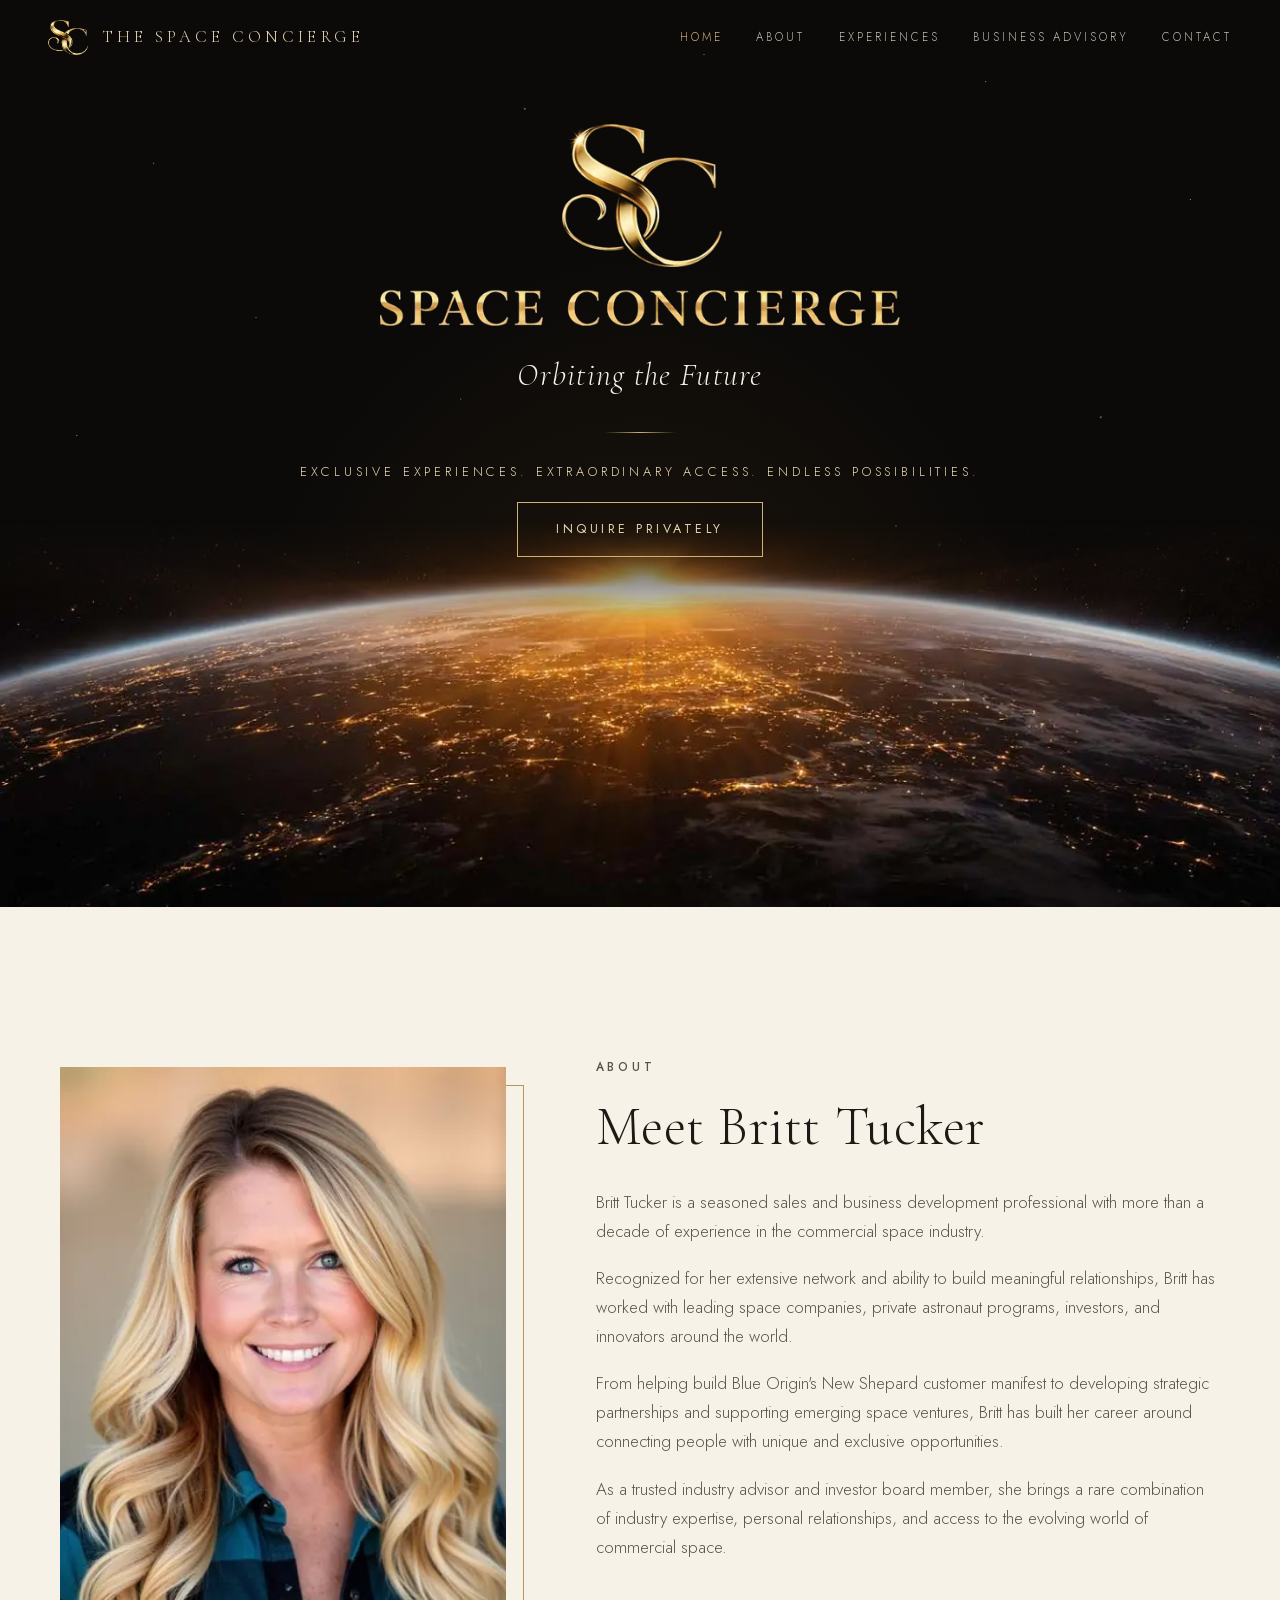
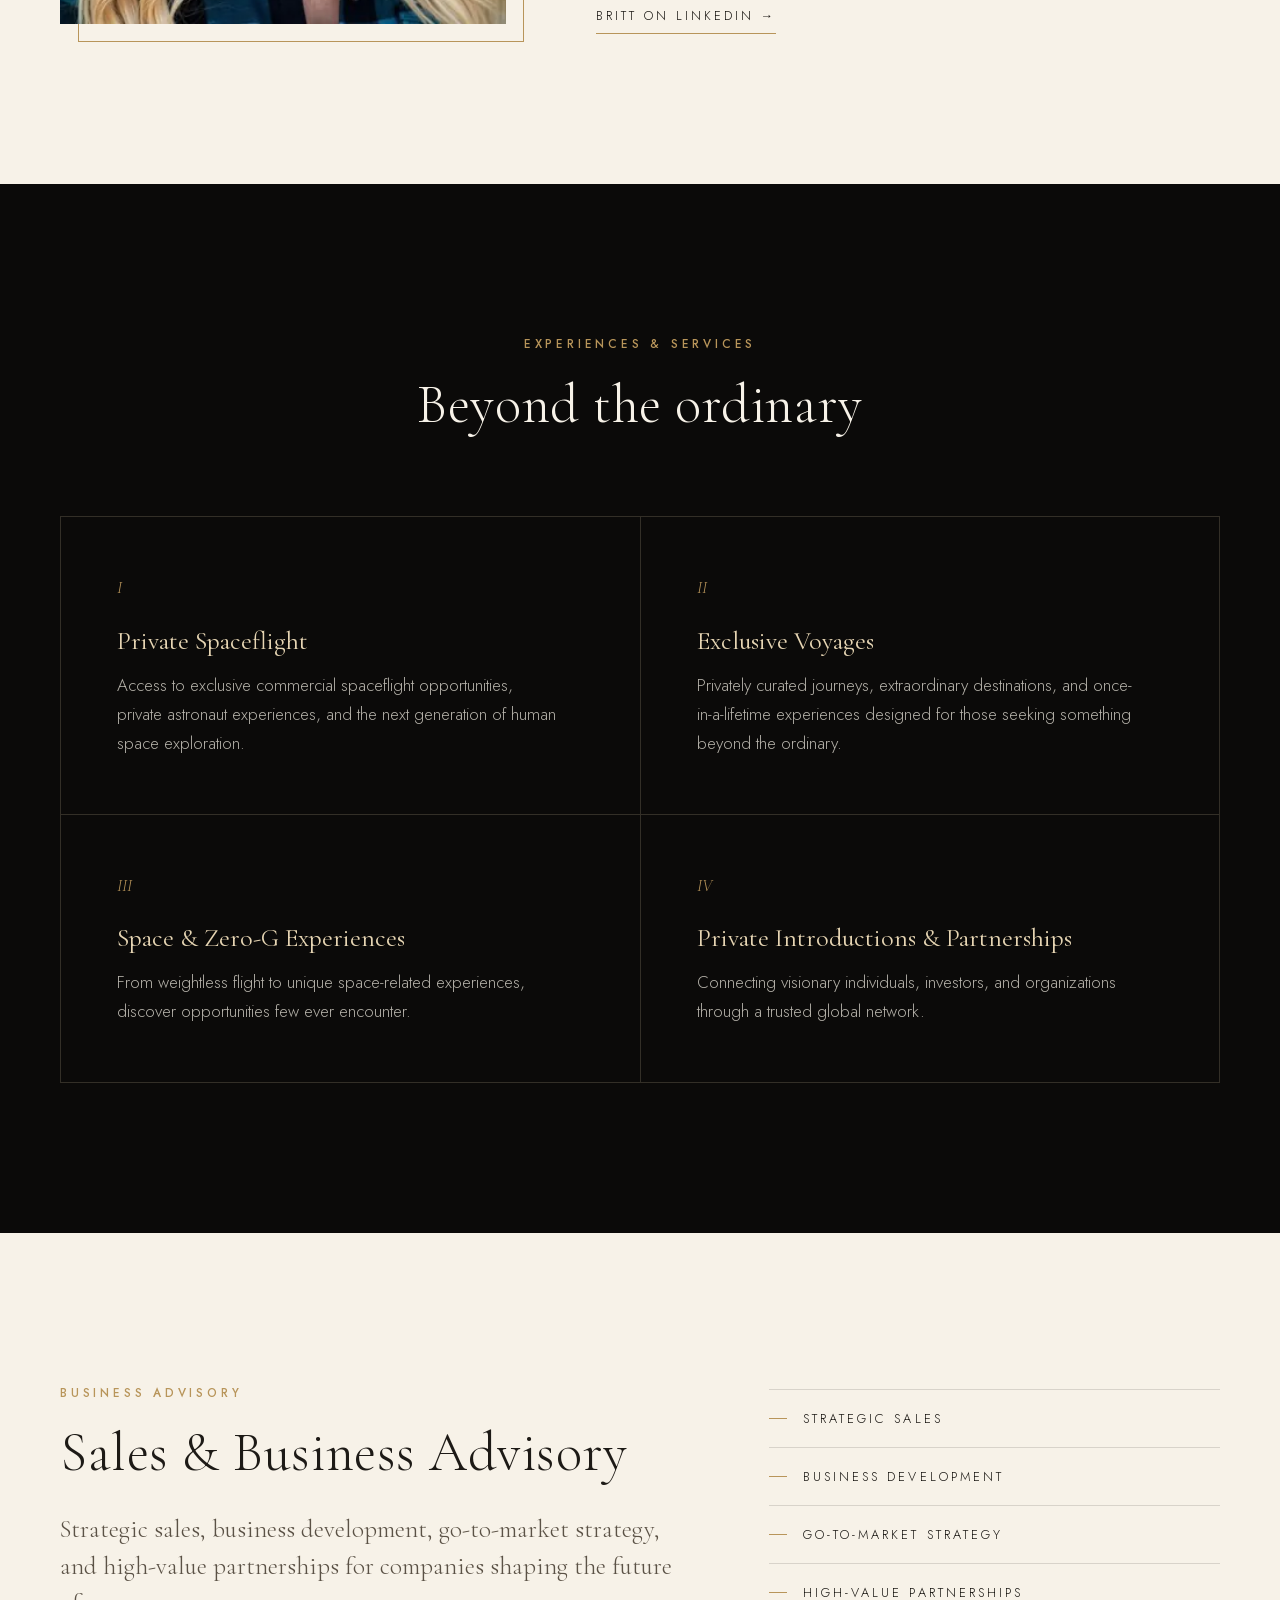
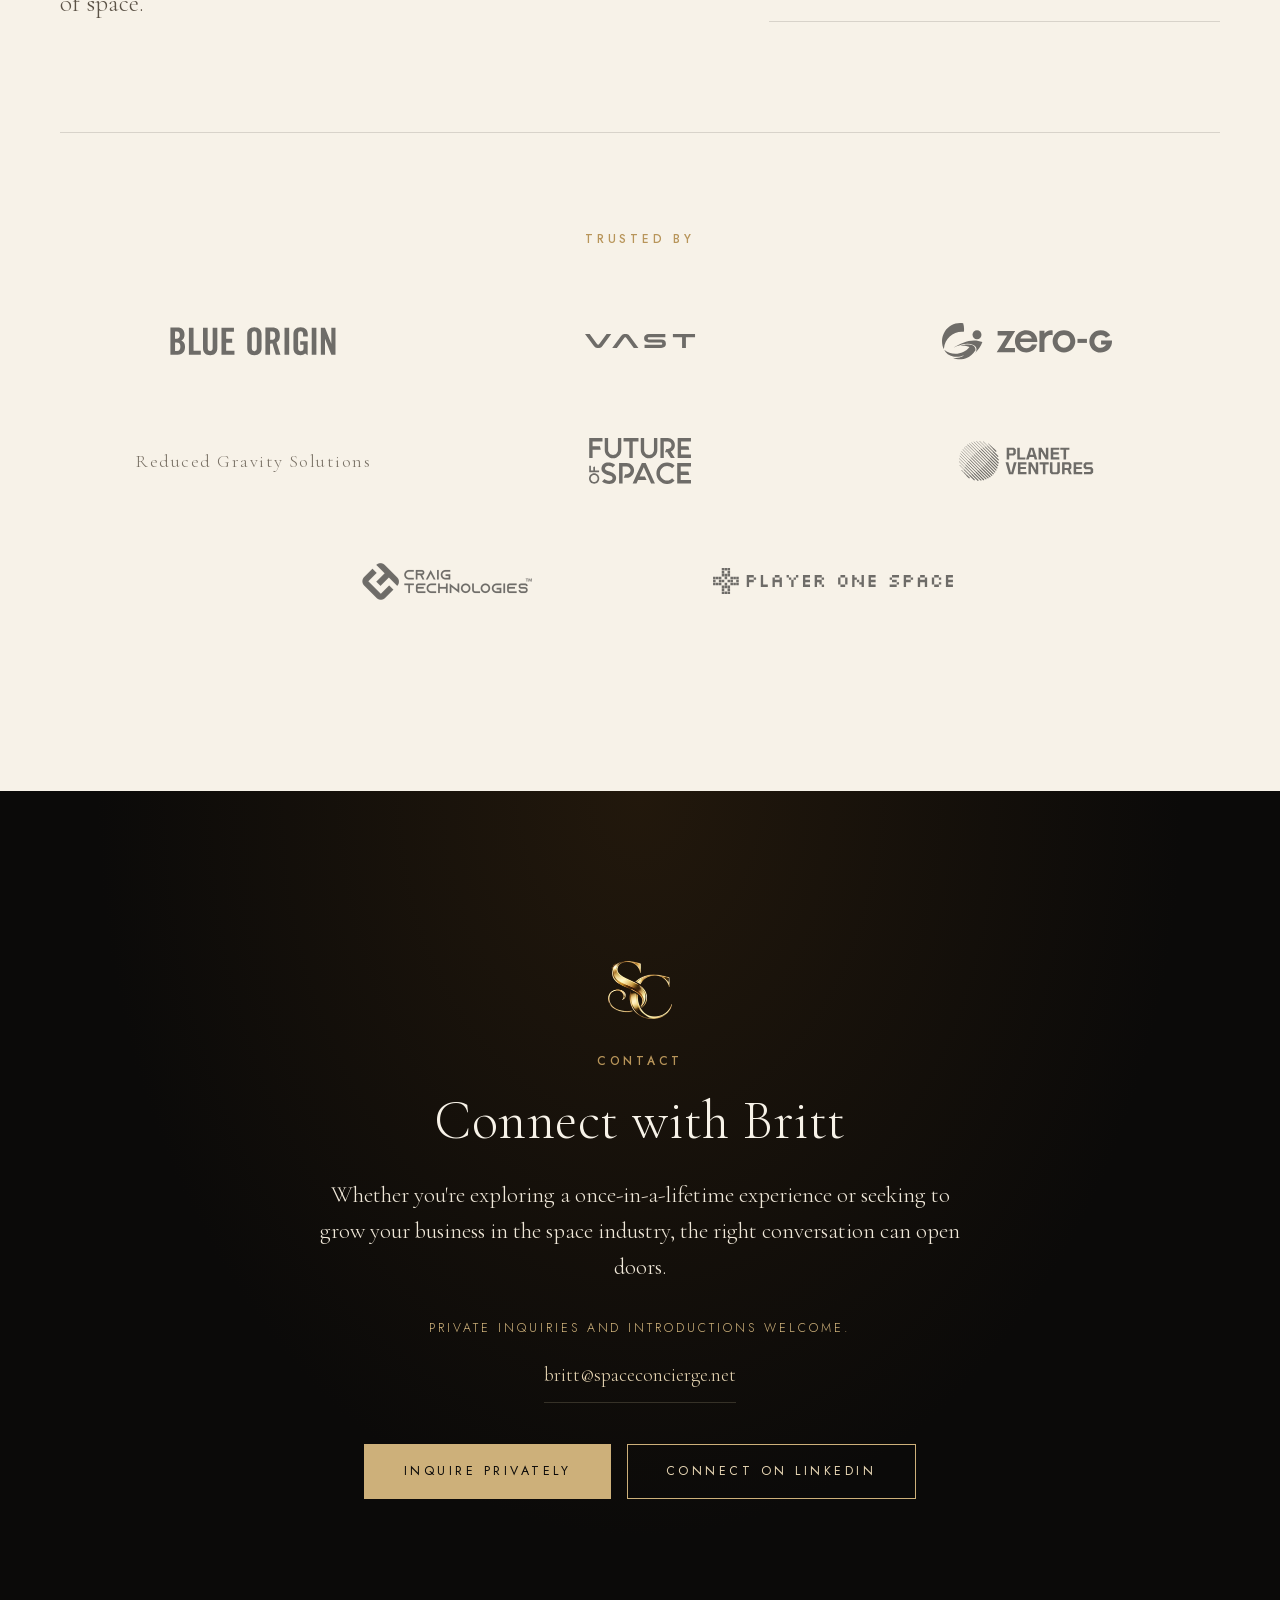
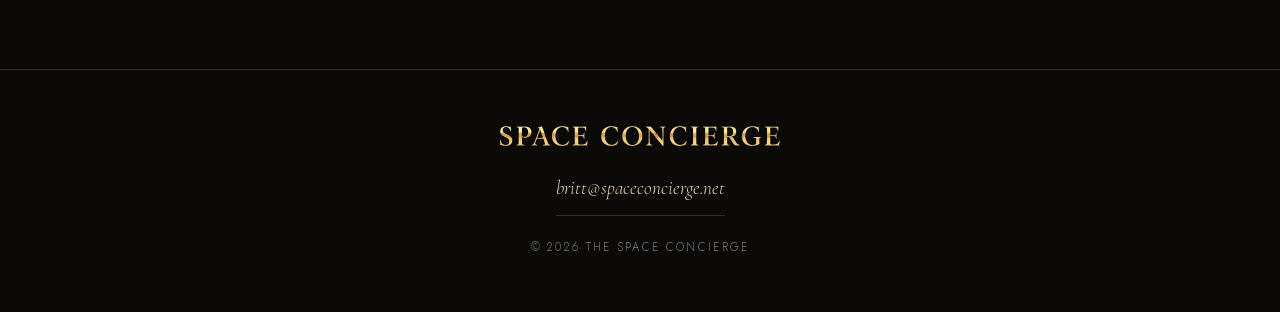
<file: index.html>
<!doctype html>
<html lang="en">
<head>
  <meta charset="utf-8">
  <meta name="viewport" content="width=device-width, initial-scale=1">
  <title>The Space Concierge | Private Spaceflight &amp; Space Industry Advisory</title>
  <meta name="description" content="Access to commercial spaceflight, zero-g experiences and curated luxury voyages, plus sales and business development advisory for space companies. Led by Britt Tucker.">
  <link rel="canonical" href="https://thespaceconcierge.github.io/space_concierge/">
  <meta name="robots" content="index, follow, max-image-preview:large">
  <meta name="author" content="Britt Tucker">
  <meta name="theme-color" content="#0b0a09">

  <meta property="og:type" content="website">
  <meta property="og:site_name" content="The Space Concierge">
  <meta property="og:url" content="https://thespaceconcierge.github.io/space_concierge/">
  <meta property="og:title" content="The Space Concierge | Orbiting the Future">
  <meta property="og:description" content="Commercial spaceflight, zero-g experiences and space industry advisory. Led by Britt Tucker.">
  <meta property="og:image" content="https://thespaceconcierge.github.io/space_concierge/assets/img/og-image.jpg">
  <meta property="og:image:width" content="1200">
  <meta property="og:image:height" content="628">
  <meta property="og:image:alt" content="The Space Concierge gold SC monogram above Earth at sunrise">
  <meta property="og:locale" content="en_US">
  <meta name="twitter:card" content="summary_large_image">
  <meta name="twitter:title" content="The Space Concierge | Orbiting the Future">
  <meta name="twitter:description" content="Private spaceflight, exclusive voyages, zero-g experiences and space industry advisory with Britt Tucker.">
  <meta name="twitter:image" content="https://thespaceconcierge.github.io/space_concierge/assets/img/og-image.jpg">

  <link rel="icon" type="image/png" sizes="64x64" href="assets/img/favicon.png">
  <link rel="apple-touch-icon" href="assets/img/apple-touch-icon.png">
  <link rel="manifest" href="site.webmanifest">

  <link rel="preload" href="assets/fonts/cormorant-garamond-latin.woff2" as="font" type="font/woff2" crossorigin>
  <link rel="preload" href="assets/fonts/jost-latin.woff2" as="font" type="font/woff2" crossorigin>
  <link rel="preload" as="image" type="image/webp" fetchpriority="high"
        imagesrcset="assets/img/logo-stack-600.webp 600w, assets/img/logo-stack-1040.webp 1040w"
        imagesizes="(max-width: 634px) 82vw, 520px">
  <link rel="preload" as="image" type="image/webp" fetchpriority="high" href="assets/img/earth-horizon-660.webp" media="(max-width: 700px)">
  <link rel="preload" as="image" type="image/webp" fetchpriority="high" href="assets/img/earth-horizon.webp" media="(min-width: 701px)">
  <link rel="stylesheet" href="assets/css/style.css">

  <script type="application/ld+json">
  {
    "@context": "https://schema.org",
    "@graph": [
      {
        "@type": "ProfessionalService",
        "@id": "https://thespaceconcierge.github.io/space_concierge/#organization",
        "name": "The Space Concierge",
        "slogan": "Orbiting the Future",
        "description": "Access to commercial spaceflight, zero-g experiences and curated luxury voyages, plus sales and business development advisory for space companies.",
        "url": "https://thespaceconcierge.github.io/space_concierge/",
        "logo": "https://thespaceconcierge.github.io/space_concierge/assets/img/apple-touch-icon.png",
        "image": "https://thespaceconcierge.github.io/space_concierge/assets/img/og-image.jpg",
        "email": "britt@spaceconcierge.net",
        "areaServed": "Worldwide",
        "founder": { "@id": "https://thespaceconcierge.github.io/space_concierge/#britt-tucker" },
        "knowsAbout": ["Commercial spaceflight", "Private astronaut missions", "Space tourism", "Zero gravity flights", "Luxury travel", "Space industry business development", "Go-to-market strategy"],
        "hasOfferCatalog": {
          "@type": "OfferCatalog",
          "name": "Experiences & Services",
          "itemListElement": [
            { "@type": "Offer", "itemOffered": { "@type": "Service", "name": "Private Spaceflight", "description": "Access to exclusive commercial spaceflight opportunities and private astronaut experiences." } },
            { "@type": "Offer", "itemOffered": { "@type": "Service", "name": "Exclusive Voyages", "description": "Privately curated journeys and once-in-a-lifetime experiences." } },
            { "@type": "Offer", "itemOffered": { "@type": "Service", "name": "Space & Zero-G Experiences", "description": "Weightless flight and unique space-related experiences." } },
            { "@type": "Offer", "itemOffered": { "@type": "Service", "name": "Sales & Business Advisory", "description": "Strategic sales, business development, go-to-market strategy and partnerships for space companies." } },
            { "@type": "Offer", "itemOffered": { "@type": "Service", "name": "Private Introductions & Partnerships", "description": "Connecting individuals, investors and organizations through a trusted global network." } }
          ]
        }
      },
      {
        "@type": "Person",
        "@id": "https://thespaceconcierge.github.io/space_concierge/#britt-tucker",
        "name": "Britt Tucker",
        "jobTitle": "Founder",
        "worksFor": { "@id": "https://thespaceconcierge.github.io/space_concierge/#organization" },
        "image": "https://thespaceconcierge.github.io/space_concierge/assets/img/britt-tucker-800.webp",
        "email": "britt@spaceconcierge.net",
        "sameAs": ["https://www.linkedin.com/in/britttucker/"],
        "description": "Sales and business development professional with more than a decade of experience in the commercial space industry."
      },
      {
        "@type": "WebSite",
        "@id": "https://thespaceconcierge.github.io/space_concierge/#website",
        "url": "https://thespaceconcierge.github.io/space_concierge/",
        "name": "The Space Concierge",
        "publisher": { "@id": "https://thespaceconcierge.github.io/space_concierge/#organization" },
        "inLanguage": "en"
      }
    ]
  }
  </script>
  <!-- Google Tag Manager: loads after the page, so it does not slow the first view -->
  <script>
    window.dataLayer = window.dataLayer || [];
    window.dataLayer.push({"gtm.start": Date.now(), event: "gtm.js"});
    window.addEventListener("load", function () {
      setTimeout(function () {
        var s = document.createElement("script");
        s.async = true;
        s.src = "https://www.googletagmanager.com/gtm.js?id=GTM-T4CJB7MJ";
        document.head.appendChild(s);
      }, 1500);
    });
  </script>
</head>
<body>
  <noscript><iframe src="https://www.googletagmanager.com/ns.html?id=GTM-T4CJB7MJ" height="0" width="0" style="display:none;visibility:hidden"></iframe></noscript>

  <header class="nav" id="top">
    <a class="nav__brand" href="#home" aria-label="The Space Concierge home">
      <img src="assets/img/logo-mark-128.webp" alt="" width="40" height="36">
      <span>The Space Concierge</span>
    </a>
    <button class="nav__toggle" aria-label="Open menu" aria-expanded="false" aria-controls="nav-links">
      <span></span><span></span>
    </button>
    <nav class="nav__links" id="nav-links" aria-label="Main">
      <a href="#home">Home</a>
      <a href="#about">About</a>
      <a href="#experiences">Experiences</a>
      <a href="#advisory">Business Advisory</a>
      <a href="#contact">Contact</a>
    </nav>
  </header>

  <main>
    <!-- HOME -->
    <section class="hero" id="home">
      <div class="hero__stars" aria-hidden="true"></div>
      <div class="hero__inner">
        <h1 class="hero__title">
          <img class="hero__logo" src="assets/img/logo-stack-1040.webp"
               srcset="assets/img/logo-stack-600.webp 600w, assets/img/logo-stack-1040.webp 1040w"
               sizes="(max-width: 634px) 82vw, 520px"
               alt="The Space Concierge" width="1040" height="405" fetchpriority="high" decoding="async">
        </h1>
        <p class="hero__tagline">Orbiting the Future</p>
        <span class="rule" aria-hidden="true"></span>
        <p class="hero__lede">Exclusive experiences. Extraordinary access. Endless possibilities.</p>
        <a class="btn" href="#contact">Inquire Privately</a>
      </div>
      <div class="hero__earth" aria-hidden="true"></div>
    </section>

    <!-- ABOUT -->
    <section class="section section--ivory" id="about">
      <div class="about">
        <figure class="about__photo reveal">
          <img src="assets/img/britt-tucker-800.webp" srcset="assets/img/britt-tucker-480.webp 480w, assets/img/britt-tucker-800.webp 800w" sizes="(max-width: 900px) min(420px, 92vw), 440px" alt="Britt Tucker, founder of The Space Concierge" width="800" height="800" loading="lazy" decoding="async">
        </figure>
        <div class="about__text reveal">
          <p class="eyebrow">About</p>
          <h2>Meet Britt Tucker</h2>
          <p>Britt Tucker is a seasoned sales and business development professional with more than a decade of experience in the commercial space industry.</p>
          <p>Recognized for her extensive network and ability to build meaningful relationships, Britt has worked with leading space companies, private astronaut programs, investors, and innovators around the world.</p>
          <p>From helping build Blue Origin's New Shepard customer manifest to developing strategic partnerships and supporting emerging space ventures, Britt has built her career around connecting people with unique and exclusive opportunities.</p>
          <p>As a trusted industry advisor and investor board member, she brings a rare combination of industry expertise, personal relationships, and access to the evolving world of commercial space.</p>
          <a class="link" href="https://www.linkedin.com/in/britttucker/" target="_blank" rel="noopener">Britt on LinkedIn <span aria-hidden="true">&rarr;</span></a>
        </div>
      </div>
    </section>

    <!-- EXPERIENCES -->
    <section class="section section--dark" id="experiences">
      <div class="container">
        <header class="section__head reveal">
          <p class="eyebrow">Experiences &amp; Services</p>
          <h2>Beyond the ordinary</h2>
        </header>
        <div class="cards">
          <article class="card reveal">
            <span class="card__num">I</span>
            <h3>Private Spaceflight</h3>
            <p>Access to exclusive commercial spaceflight opportunities, private astronaut experiences, and the next generation of human space exploration.</p>
          </article>
          <article class="card reveal">
            <span class="card__num">II</span>
            <h3>Exclusive Voyages</h3>
            <p>Privately curated journeys, extraordinary destinations, and once-in-a-lifetime experiences designed for those seeking something beyond the ordinary.</p>
          </article>
          <article class="card reveal">
            <span class="card__num">III</span>
            <h3>Space &amp; Zero-G Experiences</h3>
            <p>From weightless flight to unique space-related experiences, discover opportunities few ever encounter.</p>
          </article>
          <article class="card reveal">
            <span class="card__num">IV</span>
            <h3>Private Introductions &amp; Partnerships</h3>
            <p>Connecting visionary individuals, investors, and organizations through a trusted global network.</p>
          </article>
        </div>
      </div>
    </section>

    <!-- BUSINESS ADVISORY -->
    <section class="section section--ivory" id="advisory">
      <div class="container">
        <div class="advisory">
          <div class="reveal">
            <p class="eyebrow">Business Advisory</p>
            <h2>Sales &amp; Business Advisory</h2>
            <p class="advisory__lede">Strategic sales, business development, go-to-market strategy, and high-value partnerships for companies shaping the future of space.</p>
          </div>
          <ul class="advisory__list reveal">
            <li>Strategic Sales</li>
            <li>Business Development</li>
            <li>Go-to-Market Strategy</li>
            <li>High-Value Partnerships</li>
          </ul>
        </div>

        <div class="clients reveal">
          <p class="eyebrow eyebrow--center">Trusted by</p>
          <ul class="clients__grid" id="clients">
            <li><a href="https://www.blueorigin.com" target="_blank" rel="noopener" title="Blue Origin"><img src="assets/logos/blue-origin.svg" alt="Blue Origin" loading="lazy" decoding="async"></a></li>
            <li><a href="https://www.vastspace.com" target="_blank" rel="noopener" title="Vast"><img src="assets/logos/vast.svg" alt="Vast" loading="lazy" decoding="async"></a></li>
            <li><a href="https://www.gozerog.com" target="_blank" rel="noopener" title="Zero-G"><img src="assets/logos/zero-g.svg" alt="Zero-G" loading="lazy" decoding="async"></a></li>
            <li><a href="https://www.reducedgravitysolutions.com" target="_blank" rel="noopener" title="Reduced Gravity Solutions"><span class="clients__name">Reduced Gravity Solutions</span></a></li>
            <li><a href="https://futureofspace.io" target="_blank" rel="noopener" title="Future of Space"><img src="assets/logos/future-of-space.svg" alt="Future of Space" loading="lazy" decoding="async"></a></li>
            <li><a href="https://planetventuresinc.com" target="_blank" rel="noopener" title="Planet Ventures"><img src="assets/logos/planet-ventures.svg" alt="Planet Ventures" loading="lazy" decoding="async"></a></li>
            <li><a href="https://craigtechinc.com" target="_blank" rel="noopener" title="Craig Technologies"><img src="assets/logos/craig-technologies.webp" alt="Craig Technologies" loading="lazy" decoding="async"></a></li>
            <li><a href="https://playeronespace.com" target="_blank" rel="noopener" title="Player One Space"><img class="logo--wide" src="assets/logos/player-one-space.svg" alt="Player One Space" loading="lazy" decoding="async"></a></li>
          </ul>
        </div>
      </div>
    </section>

    <!-- CONTACT -->
    <section class="contact" id="contact">
      <div class="contact__inner reveal">
        <img class="contact__mark" src="assets/img/logo-mark-128.webp" alt="" width="64" height="58" loading="lazy" decoding="async">
        <p class="eyebrow eyebrow--center">Contact</p>
        <h2>Connect with Britt</h2>
        <p class="contact__text">Whether you're exploring a once-in-a-lifetime experience or seeking to grow your business in the space industry, the right conversation can open doors.</p>
        <p class="contact__note">Private inquiries and introductions welcome.</p>
        <p class="contact__email"><a href="mailto:britt@spaceconcierge.net">britt@spaceconcierge.net</a></p>
        <div class="contact__actions">
          <a class="btn btn--solid" href="mailto:britt@spaceconcierge.net?subject=Private%20Inquiry">Inquire Privately</a>
          <a class="btn" href="https://www.linkedin.com/in/britttucker/" target="_blank" rel="noopener">Connect on LinkedIn</a>
        </div>
      </div>
    </section>
  </main>

  <footer class="footer">
    <img src="assets/img/logo-wordmark-560.webp" alt="The Space Concierge" width="560" height="39" loading="lazy" decoding="async">
    <p class="footer__email"><a href="mailto:britt@spaceconcierge.net">britt@spaceconcierge.net</a></p>
    <p class="footer__small">&copy; <span id="year">2026</span> The Space Concierge</p>
  </footer>

  <script src="assets/js/main.js" defer></script>
</body>
</html>
</file>
<file: assets/css/style.css>
/* Self-hosted fonts (latin subset, variable weight) */
@font-face {
  font-family: "Cormorant Garamond"; font-style: normal; font-weight: 300 700; font-display: swap;
  src: url("../fonts/cormorant-garamond-latin.woff2") format("woff2");
}
@font-face {
  font-family: "Cormorant Garamond"; font-style: italic; font-weight: 300 700; font-display: swap;
  src: url("../fonts/cormorant-garamond-italic-latin.woff2") format("woff2");
}
@font-face {
  font-family: "Jost"; font-style: normal; font-weight: 100 900; font-display: swap;
  src: url("../fonts/jost-latin.woff2") format("woff2");
}

:root {
  --black: #0b0a09;
  --black-2: #141210;
  --ivory: #f7f2e8;
  --ivory-2: #efe7d8;
  --champagne: #e6d5b3;
  --gold: #b8955a;
  --gold-soft: #cdb07a;
  --ink: #1d1a16;
  --ink-soft: #5b5246;
  --line-dark: rgba(230, 213, 179, 0.18);
  --line-light: rgba(29, 26, 22, 0.14);
  --serif: "Cormorant Garamond", "Times New Roman", serif;
  --sans: "Jost", "Helvetica Neue", Arial, sans-serif;
  --max: 1160px;
  --nav-h: 76px;
}

*, *::before, *::after { box-sizing: border-box; }
html { scroll-behavior: smooth; scroll-padding-top: var(--nav-h); }
html, body { overflow-x: clip; }
body {
  margin: 0;
  background: var(--black);
  color: var(--ivory);
  font-family: var(--sans);
  font-weight: 300;
  font-size: 17px;
  line-height: 1.7;
  -webkit-font-smoothing: antialiased;
}
img { max-width: 100%; height: auto; display: block; }
a { color: inherit; }
h1, h2, h3 { font-family: var(--serif); font-weight: 300; line-height: 1.15; margin: 0; }
h2 { font-size: clamp(2.2rem, 4.5vw, 3.4rem); letter-spacing: 0.01em; }
h3 { font-size: 1.6rem; font-weight: 400; }
p { margin: 0 0 1.1em; }

.visually-hidden {
  position: absolute; width: 1px; height: 1px; overflow: hidden;
  clip: rect(0 0 0 0); white-space: nowrap;
}

.eyebrow {
  font-family: var(--sans);
  font-size: 0.74rem;
  font-weight: 500;
  letter-spacing: 0.32em;
  text-transform: uppercase;
  color: var(--gold);
  margin-bottom: 1.2rem;
}
.eyebrow--center { text-align: center; }

.rule {
  display: block; width: 72px; height: 1px; margin: 1.8rem auto;
  background: linear-gradient(90deg, transparent, var(--gold-soft), transparent);
}

.btn {
  display: inline-block;
  padding: 1rem 2.4rem;
  border: 1px solid var(--gold-soft);
  color: var(--champagne);
  font-size: 0.78rem;
  font-weight: 400;
  letter-spacing: 0.28em;
  text-transform: uppercase;
  text-decoration: none;
  transition: background-color .4s ease, color .4s ease;
}
.btn:hover, .btn:focus-visible { background: var(--gold-soft); color: var(--black); }
.btn--solid { background: var(--gold-soft); color: var(--black); }
.btn--solid:hover, .btn--solid:focus-visible { background: var(--champagne); border-color: var(--champagne); }

.link {
  color: var(--ink);
  font-size: 0.78rem;
  letter-spacing: 0.24em;
  text-transform: uppercase;
  text-decoration: none;
  border-bottom: 1px solid var(--gold);
  padding-bottom: 4px;
}
.link:hover { color: var(--gold); }

/* NAV */
.nav {
  position: fixed; inset: 0 0 auto 0; z-index: 50;
  height: var(--nav-h);
  display: flex; align-items: center; justify-content: space-between;
  padding: 0 clamp(16px, 4vw, 48px);
  transition: background-color .5s ease, border-color .5s ease;
  border-bottom: 1px solid transparent;
}
.nav.is-scrolled {
  background: rgba(11, 10, 9, 0.92);
  backdrop-filter: blur(10px);
  -webkit-backdrop-filter: blur(10px);
  border-bottom-color: var(--line-dark);
}
.nav__brand { display: flex; align-items: center; gap: 14px; text-decoration: none; }
.nav__brand img { width: 40px; height: auto; }
.nav__brand span {
  font-family: var(--serif); font-size: 1.05rem; letter-spacing: 0.24em;
  text-transform: uppercase; color: var(--champagne);
}
.nav__links { display: flex; gap: clamp(18px, 2.6vw, 40px); }
.nav__links a {
  font-size: 0.72rem; letter-spacing: 0.26em; text-transform: uppercase;
  text-decoration: none; color: var(--ivory-2); opacity: .8;
  transition: opacity .3s, color .3s;
}
.nav__links a:hover, .nav__links a.is-active { opacity: 1; color: var(--gold-soft); }
.nav__toggle { display: none; }

/* HERO */
.hero {
  position: relative; min-height: 100vh; min-height: 100svh;
  display: flex; flex-direction: column; align-items: center; justify-content: flex-end;
  text-align: center; overflow: hidden;
  padding: calc(var(--nav-h) + 48px) 0 0;
  background: radial-gradient(ellipse at 50% 120%, #2a1c0c 0%, var(--black) 55%);
}
.hero__stars {
  position: absolute; inset: 0; opacity: .55; pointer-events: none;
  background-image:
    radial-gradient(1px 1px at 12% 18%, #fff8e6, transparent),
    radial-gradient(1px 1px at 28% 62%, #fff8e6, transparent),
    radial-gradient(1.5px 1.5px at 41% 12%, #f3d9a4, transparent),
    radial-gradient(1px 1px at 63% 33%, #fff8e6, transparent),
    radial-gradient(1px 1px at 77% 9%, #fff8e6, transparent),
    radial-gradient(1.5px 1.5px at 86% 46%, #f3d9a4, transparent),
    radial-gradient(1px 1px at 93% 22%, #fff8e6, transparent),
    radial-gradient(1px 1px at 6% 48%, #fff8e6, transparent),
    radial-gradient(1px 1px at 55% 6%, #fff8e6, transparent),
    radial-gradient(1px 1px at 20% 35%, #fff8e6, transparent),
    radial-gradient(1px 1px at 70% 58%, #fff8e6, transparent),
    radial-gradient(1px 1px at 36% 44%, #f3d9a4, transparent);
}
.hero__earth {
  position: relative; z-index: 1; flex: none;
  width: 100%; margin-top: clamp(-40px, -3vw, -16px);
  aspect-ratio: 1320 / 400; min-height: 240px;
  background: url("../img/earth-horizon.webp") center top / cover no-repeat;
  -webkit-mask-image: linear-gradient(to bottom, transparent 0%, #000 30%);
          mask-image: linear-gradient(to bottom, transparent 0%, #000 30%);
  pointer-events: none;
}
.hero__inner { position: relative; z-index: 2; width: 100%; max-width: 760px; padding: 0 16px; margin: auto 0 0; }
.hero__title { margin: 0; font-size: inherit; line-height: 0; }
.hero__logo { width: min(520px, 82vw); margin: 0 auto; }
.hero__tagline {
  font-family: var(--serif); font-style: italic; font-size: clamp(1.4rem, 3vw, 2rem);
  color: var(--ivory); margin: 1.4rem 0 0; letter-spacing: 0.04em;
}
.hero__lede {
  font-size: 0.8rem; letter-spacing: 0.3em; text-transform: uppercase;
  color: var(--champagne); margin-bottom: 1.2rem;
}
.hero__sub {
  font-family: var(--serif); font-size: clamp(1.15rem, 2.2vw, 1.4rem);
  color: var(--ivory-2); max-width: 560px; margin: 0 auto 2.6rem; line-height: 1.55;
}

/* SECTIONS */
.section { padding: clamp(80px, 12vw, 150px) clamp(16px, 5vw, 48px); }
.section--ivory { background: var(--ivory); color: var(--ink); }
.section--dark { background: var(--black); color: var(--ivory); }
.container { max-width: var(--max); margin: 0 auto; }
.section__head { text-align: center; margin-bottom: clamp(48px, 7vw, 80px); }

/* ABOUT */
.about {
  max-width: var(--max); margin: 0 auto;
  display: grid; grid-template-columns: 5fr 7fr; gap: clamp(40px, 7vw, 96px); align-items: center;
}
.about__photo { margin: 0; position: relative; }
.about__photo::after {
  content: ""; position: absolute; inset: 18px -18px -18px 18px;
  border: 1px solid var(--gold); z-index: 0;
}
.about__photo img { position: relative; z-index: 1; width: 100%; aspect-ratio: 4 / 5; object-fit: cover; object-position: 50% 30%; }
.about__text h2 { margin-bottom: 1.8rem; }
.about__text p { color: var(--ink-soft); }
.about__text .link { display: inline-block; margin-top: 1rem; }

/* EXPERIENCES */
.cards {
  display: grid; grid-template-columns: repeat(2, 1fr);
  border-top: 1px solid var(--line-dark); border-left: 1px solid var(--line-dark);
}
.card {
  padding: clamp(32px, 4.5vw, 56px);
  border-right: 1px solid var(--line-dark); border-bottom: 1px solid var(--line-dark);
  transition: background-color .5s ease;
}
.card:hover { background: var(--black-2); }
.card__num {
  display: block; font-family: var(--serif); font-style: italic;
  color: var(--gold); font-size: 1.1rem; margin-bottom: 1.4rem;
}
.card h3 { color: var(--champagne); margin-bottom: 1rem; }
.card p { color: rgba(247, 242, 232, 0.72); margin: 0; max-width: 440px; }

/* ADVISORY */
.advisory {
  display: grid; grid-template-columns: 7fr 5fr; gap: clamp(32px, 6vw, 96px); align-items: end;
  padding-bottom: clamp(64px, 9vw, 110px); border-bottom: 1px solid var(--line-light);
}
.advisory h2 { margin-bottom: 1.6rem; }
.advisory__lede { font-family: var(--serif); font-size: clamp(1.25rem, 2.2vw, 1.55rem); color: var(--ink-soft); line-height: 1.5; margin: 0; }
.advisory__list { list-style: none; padding: 0; margin: 0; }
.advisory__list li {
  font-size: 0.8rem; letter-spacing: 0.24em; text-transform: uppercase;
  padding: 1.1rem 0; border-top: 1px solid var(--line-light);
  display: flex; align-items: center; gap: 16px;
}
.advisory__list li::before { content: ""; width: 18px; height: 1px; background: var(--gold); }
.advisory__list li:last-child { border-bottom: 1px solid var(--line-light); }

.clients { padding-top: clamp(56px, 8vw, 96px); }
.clients__grid {
  list-style: none; padding: 0; margin: 2rem 0 0;
  display: flex; flex-wrap: wrap; justify-content: center;
}
.clients__grid li {
  flex: 0 0 33.333%; min-width: 0;
  display: flex; align-items: center; justify-content: center;
  min-height: 120px; padding: 24px 28px;
}
.clients__grid a { text-decoration: none; display: flex; align-items: center; justify-content: center; width: 100%; height: 100%; }
.clients__grid img {
  max-height: 46px; max-width: min(170px, 100%); width: auto; height: auto;
  filter: brightness(0);
  opacity: .55; transition: opacity .4s ease;
}
.clients__grid a:hover img { opacity: 1; }
.clients__name {
  font-family: var(--serif); font-size: 1.15rem; line-height: 1.2; opacity: .8; letter-spacing: 0.08em; color: var(--ink-soft);
  text-align: center; text-decoration: none;
}

/* CONTACT */
.contact {
  position: relative; text-align: center;
  padding: clamp(100px, 14vw, 170px) 16px;
  background: radial-gradient(ellipse at 50% 0%, #22180c 0%, var(--black) 60%);
}
.contact__inner { max-width: 640px; margin: 0 auto; }
.contact__mark { width: 64px; margin: 0 auto 2rem; }
.contact h2 { margin-bottom: 1.6rem; }
.contact__text { font-family: var(--serif); font-size: clamp(1.2rem, 2.2vw, 1.45rem); color: var(--ivory-2); line-height: 1.55; }
.contact__note { font-size: 0.78rem; letter-spacing: 0.24em; text-transform: uppercase; color: var(--gold-soft); margin: 2rem 0 .6rem; }
.contact__email { margin: 0 0 2.6rem; }
.contact__email a, .footer__email a { font-family: var(--serif); font-size: 1.2rem; color: var(--champagne); text-decoration: none; border-bottom: 1px solid var(--line-dark); }
.contact__email a:hover, .footer__email a:hover { color: var(--gold-soft); border-color: var(--gold-soft); }
.contact__actions { display: flex; gap: 16px; justify-content: center; flex-wrap: wrap; }

/* FOOTER */
.footer {
  text-align: center; padding: 56px 16px 48px;
  border-top: 1px solid var(--line-dark); background: var(--black);
}
.footer img { width: min(280px, 70vw); margin: 0 auto 1rem; }
.footer p { font-family: var(--serif); font-style: italic; color: var(--ivory-2); margin: 0 0 .4rem; }
.footer .footer__small { font-family: var(--sans); font-style: normal; font-size: .72rem; letter-spacing: .2em; text-transform: uppercase; opacity: .5; margin-top: 1.4rem; }

/* REVEAL (quiet fade only) */
.reveal { opacity: 0; transform: translateY(14px); transition: opacity 1s ease, transform 1s ease; }
.reveal.is-visible { opacity: 1; transform: none; }
.no-js .reveal { opacity: 1; transform: none; }
@media (prefers-reduced-motion: reduce) {
  html { scroll-behavior: auto; }
  .reveal { opacity: 1; transform: none; transition: none; }
}

/* RESPONSIVE */
@media (max-width: 900px) {
  .about, .advisory { grid-template-columns: 1fr; }
  .about__photo { max-width: 420px; margin: 0 auto 24px; width: calc(100% - 18px); }
  .clients__grid li { flex-basis: 50%; }
}
@media (max-width: 820px) {
  .nav__toggle {
    display: flex; flex-direction: column; gap: 7px; justify-content: center;
    width: 44px; height: 44px; background: none; border: 0; cursor: pointer; padding: 10px;
  }
  .nav__toggle span { display: block; height: 1px; background: var(--champagne); transition: transform .3s; }
  .nav[data-open="true"] .nav__toggle span:first-child { transform: translateY(4px) rotate(45deg); }
  .nav[data-open="true"] .nav__toggle span:last-child { transform: translateY(-4px) rotate(-45deg); }
  .nav__links {
    position: fixed; inset: var(--nav-h) 0 auto 0;
    flex-direction: column; gap: 0; background: rgba(11, 10, 9, 0.98);
    border-bottom: 1px solid var(--line-dark);
    max-height: 0; overflow: hidden; visibility: hidden;
    transition: max-height .45s ease, visibility 0s linear .45s;
  }
  .nav[data-open="true"] .nav__links { max-height: 420px; visibility: visible; transition: max-height .45s ease; }
  .nav[data-open="true"] { background: rgba(11, 10, 9, 0.98); }
  .nav__links a { padding: 18px 24px; border-top: 1px solid var(--line-dark); }
  .cards { grid-template-columns: 1fr; }
}
@media (max-width: 480px) {
  body { font-size: 16px; }
  .nav__brand span { font-size: .8rem; letter-spacing: .14em; }
  .hero__lede { font-size: .7rem; letter-spacing: .2em; }
  .clients__grid li { min-height: 96px; padding: 18px 12px; }
  .clients__grid img { max-width: 130px; max-height: 38px; }
}
.clients__grid img.logo--wide { max-width: min(240px, 100%); }


/* Bigger tap targets for inline links on touch screens */
.link, .contact__email a, .footer__email a { display: inline-block; padding: 10px 0; }
.about__text .link { padding-bottom: 6px; }

@media (max-width: 700px) {
  .hero__earth { background-image: url("../img/earth-horizon-660.webp"); }
}
</file>
